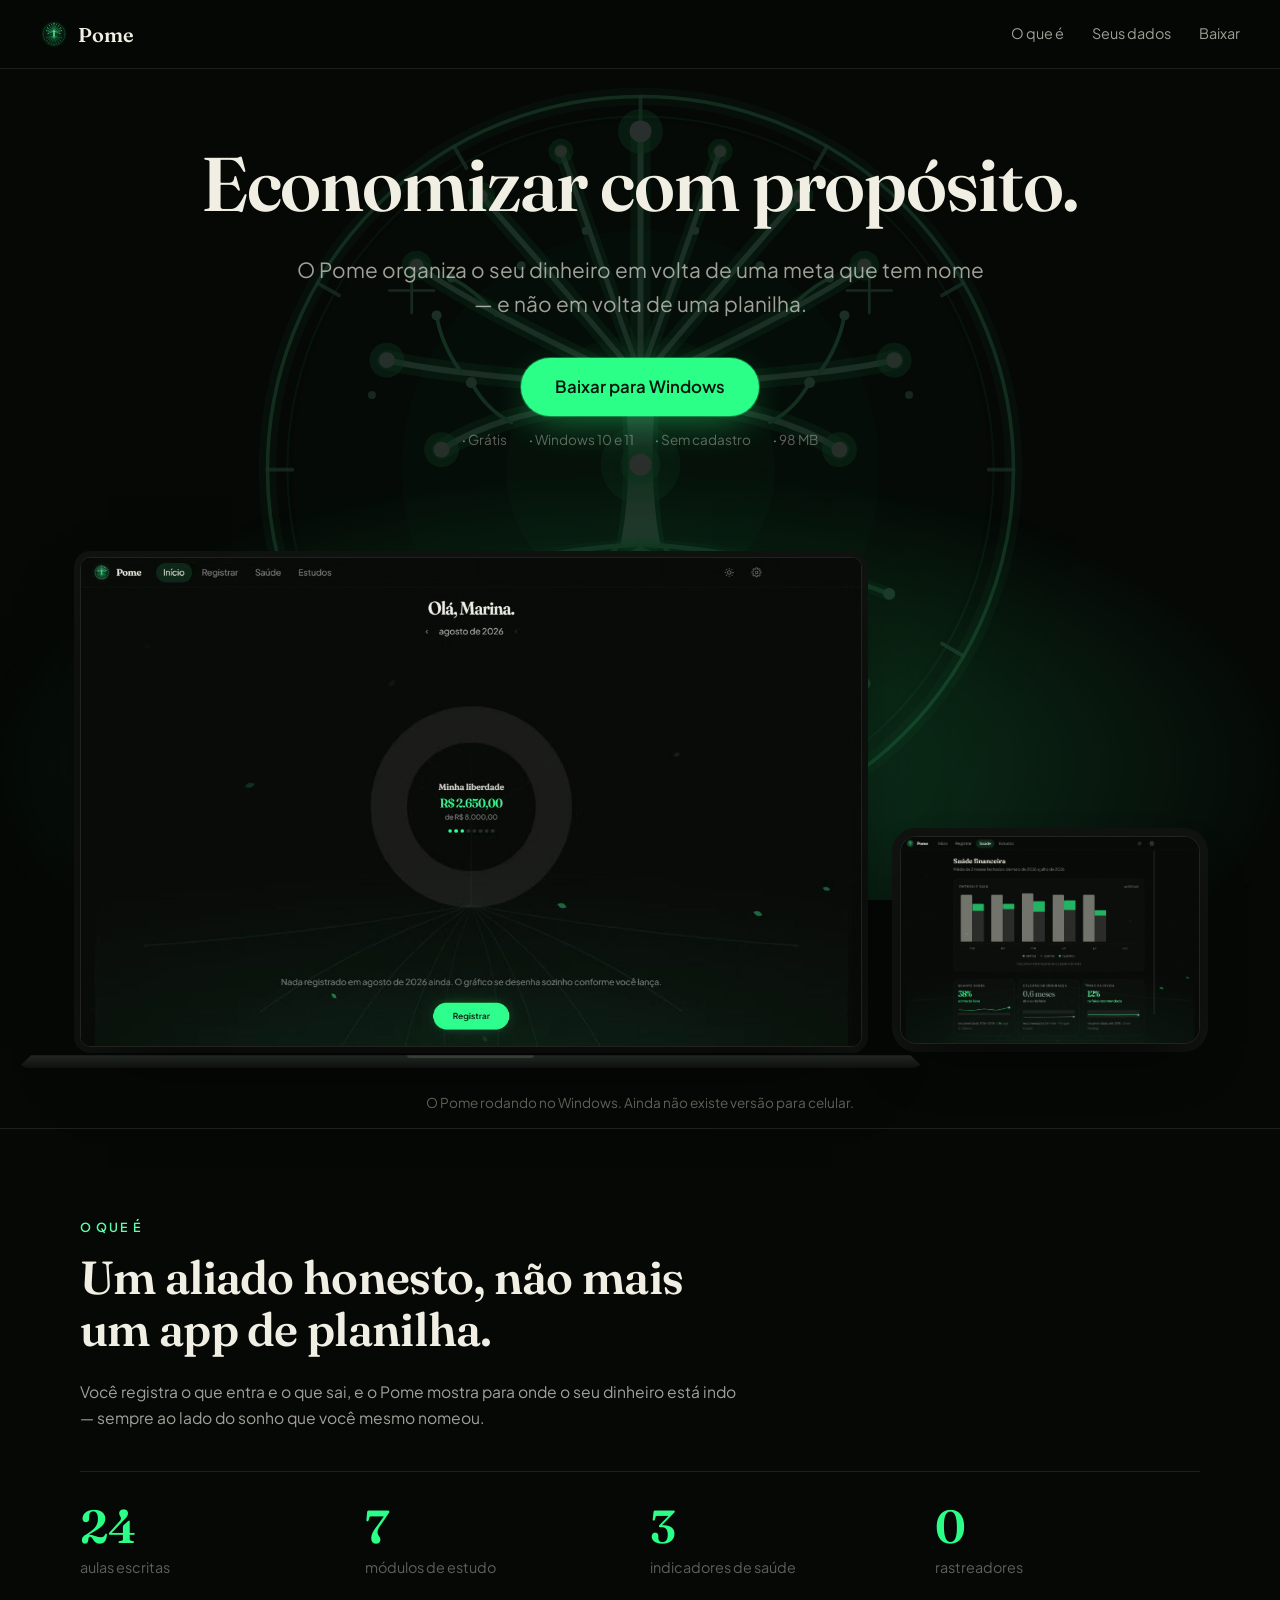
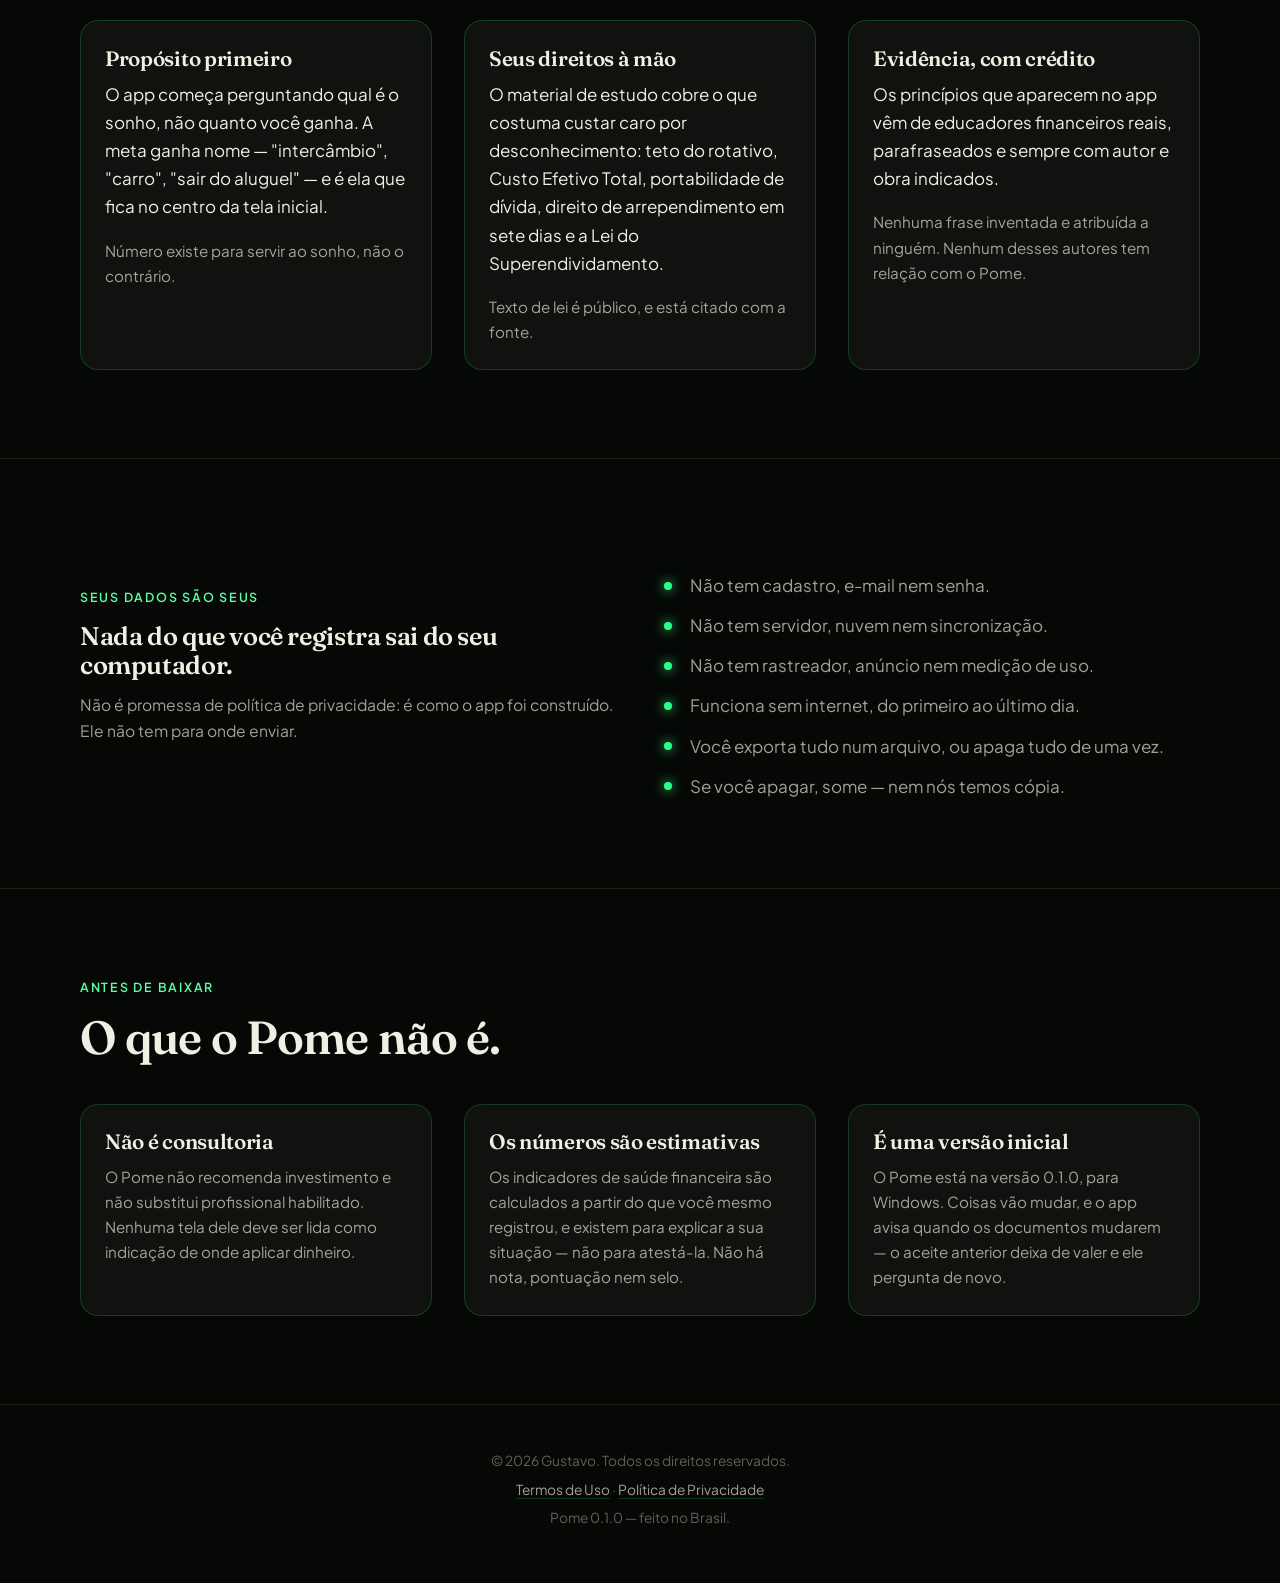
<file: index.html>
<!doctype html>
<!--
  Página inicial do site do Pome.

  Escrita à mão — texto de divulgação é redação, e não tem fonte no app. O que
  TEM fonte no app é gerado: os termos, a política e a paleta saem de
  `npm run site`. Ver `scripts/gerar-site.ts`.

  Regra deste arquivo: toda afirmação aqui precisa ser verdadeira sobre o app
  como ele é hoje. Nada de "em breve para Android", nada de depoimento, nada de
  número de usuários, nada de nota ou score — o app não tem nenhum dos quatro.
-->
<html lang="pt-BR">
<head>
  <meta charset="utf-8">
  <meta name="viewport" content="width=device-width, initial-scale=1">
  <title>Pome — economizar com propósito</title>
  <meta name="description" content="Aplicativo gratuito de organização financeira pessoal para Windows. Seus dados ficam no seu computador: sem cadastro, sem servidor, sem rastreador.">
  <meta name="theme-color" content="#060806">

  <meta property="og:title" content="Pome — economizar com propósito">
  <meta property="og:description" content="Organize seu dinheiro em volta de uma meta com nome. Grátis, para Windows, e sem enviar nada para lugar nenhum.">
  <meta property="og:image" content="assets/marca/pome-icone.png">
  <meta property="og:type" content="website">
  <meta property="og:locale" content="pt_BR">

  <link rel="icon" href="assets/marca/pome-favicon.svg" type="image/svg+xml">
  <link rel="stylesheet" href="assets/tokens.css">
  <link rel="stylesheet" href="estilo.css">
</head>
<body>
  <!-- Decoração pura: não é narrada por leitor de tela e não intercepta
       clique. As folhas usam o mesmo desenho da árvore do app — uma gota de
       dois arcos — e cada uma carrega a própria duração e o próprio atraso,
       porque dez folhas com o mesmo ritmo caem como se fossem uma só. Os
       atrasos são negativos: a página abre com as folhas já em queda. -->
  <div class="ambiente" aria-hidden="true">
    <div class="halo"></div>

    <span class="folha" style="left: 4%; animation-duration: 26s; animation-delay: -4s; --folha-opacidade: 0.3"><svg width="11" height="15" viewBox="0 0 12 16" fill="none"><path d="M6 1 C10 5, 10 11, 6 15 C2 11, 2 5, 6 1 Z" fill="currentColor" opacity="0.55"/></svg></span>
    <span class="folha" style="left: 9%; animation-duration: 33s; animation-delay: -19s; --folha-opacidade: 0.18"><svg width="9" height="12" viewBox="0 0 12 16" fill="none"><path d="M6 1 C10 5, 10 11, 6 15 C2 11, 2 5, 6 1 Z" fill="currentColor" opacity="0.55"/><path d="M6 2 L6 14" stroke="currentColor" stroke-width="0.5" opacity="0.5"/></svg></span>
    <span class="folha" style="left: 15%; animation-duration: 21s; animation-delay: -8s; --folha-opacidade: 0.36"><svg width="13" height="17" viewBox="0 0 12 16" fill="none"><path d="M6 1 C10 5, 10 11, 6 15 C2 11, 2 5, 6 1 Z" fill="currentColor" opacity="0.55"/><path d="M6 2 L6 14" stroke="currentColor" stroke-width="0.5" opacity="0.5"/></svg></span>
    <span class="folha" style="left: 21%; animation-duration: 29s; animation-delay: -24s; --folha-opacidade: 0.22"><svg width="10" height="13" viewBox="0 0 12 16" fill="none"><path d="M6 1 C10 5, 10 11, 6 15 C2 11, 2 5, 6 1 Z" fill="currentColor" opacity="0.55"/></svg></span>
    <span class="folha" style="left: 27%; animation-duration: 24s; animation-delay: -2s; --folha-opacidade: 0.32"><svg width="12" height="16" viewBox="0 0 12 16" fill="none"><path d="M6 1 C10 5, 10 11, 6 15 C2 11, 2 5, 6 1 Z" fill="currentColor" opacity="0.55"/><path d="M6 2 L6 14" stroke="currentColor" stroke-width="0.5" opacity="0.5"/></svg></span>
    <span class="folha" style="left: 33%; animation-duration: 36s; animation-delay: -13s; --folha-opacidade: 0.16"><svg width="9" height="12" viewBox="0 0 12 16" fill="none"><path d="M6 1 C10 5, 10 11, 6 15 C2 11, 2 5, 6 1 Z" fill="currentColor" opacity="0.55"/><path d="M6 2 L6 14" stroke="currentColor" stroke-width="0.5" opacity="0.5"/></svg></span>
    <span class="folha" style="left: 39%; animation-duration: 19s; animation-delay: -7s; --folha-opacidade: 0.4"><svg width="13" height="17" viewBox="0 0 12 16" fill="none"><path d="M6 1 C10 5, 10 11, 6 15 C2 11, 2 5, 6 1 Z" fill="currentColor" opacity="0.55"/></svg></span>
    <span class="folha" style="left: 45%; animation-duration: 31s; animation-delay: -27s; --folha-opacidade: 0.24"><svg width="10" height="13" viewBox="0 0 12 16" fill="none"><path d="M6 1 C10 5, 10 11, 6 15 C2 11, 2 5, 6 1 Z" fill="currentColor" opacity="0.55"/><path d="M6 2 L6 14" stroke="currentColor" stroke-width="0.5" opacity="0.5"/></svg></span>
    <span class="folha" style="left: 51%; animation-duration: 23s; animation-delay: -11s; --folha-opacidade: 0.34"><svg width="12" height="16" viewBox="0 0 12 16" fill="none"><path d="M6 1 C10 5, 10 11, 6 15 C2 11, 2 5, 6 1 Z" fill="currentColor" opacity="0.55"/><path d="M6 2 L6 14" stroke="currentColor" stroke-width="0.5" opacity="0.5"/></svg></span>
    <span class="folha" style="left: 57%; animation-duration: 27s; animation-delay: -5s; --folha-opacidade: 0.2"><svg width="9" height="12" viewBox="0 0 12 16" fill="none"><path d="M6 1 C10 5, 10 11, 6 15 C2 11, 2 5, 6 1 Z" fill="currentColor" opacity="0.55"/></svg></span>
    <span class="folha" style="left: 62%; animation-duration: 34s; animation-delay: -21s; --folha-opacidade: 0.28"><svg width="11" height="15" viewBox="0 0 12 16" fill="none"><path d="M6 1 C10 5, 10 11, 6 15 C2 11, 2 5, 6 1 Z" fill="currentColor" opacity="0.55"/><path d="M6 2 L6 14" stroke="currentColor" stroke-width="0.5" opacity="0.5"/></svg></span>
    <span class="folha" style="left: 68%; animation-duration: 22s; animation-delay: -15s; --folha-opacidade: 0.38"><svg width="13" height="17" viewBox="0 0 12 16" fill="none"><path d="M6 1 C10 5, 10 11, 6 15 C2 11, 2 5, 6 1 Z" fill="currentColor" opacity="0.55"/><path d="M6 2 L6 14" stroke="currentColor" stroke-width="0.5" opacity="0.5"/></svg></span>
    <span class="folha" style="left: 73%; animation-duration: 30s; animation-delay: -3s; --folha-opacidade: 0.19"><svg width="10" height="13" viewBox="0 0 12 16" fill="none"><path d="M6 1 C10 5, 10 11, 6 15 C2 11, 2 5, 6 1 Z" fill="currentColor" opacity="0.55"/></svg></span>
    <span class="folha" style="left: 78%; animation-duration: 25s; animation-delay: -18s; --folha-opacidade: 0.33"><svg width="12" height="16" viewBox="0 0 12 16" fill="none"><path d="M6 1 C10 5, 10 11, 6 15 C2 11, 2 5, 6 1 Z" fill="currentColor" opacity="0.55"/><path d="M6 2 L6 14" stroke="currentColor" stroke-width="0.5" opacity="0.5"/></svg></span>
    <span class="folha" style="left: 83%; animation-duration: 37s; animation-delay: -9s; --folha-opacidade: 0.15"><svg width="9" height="12" viewBox="0 0 12 16" fill="none"><path d="M6 1 C10 5, 10 11, 6 15 C2 11, 2 5, 6 1 Z" fill="currentColor" opacity="0.55"/><path d="M6 2 L6 14" stroke="currentColor" stroke-width="0.5" opacity="0.5"/></svg></span>
    <span class="folha" style="left: 88%; animation-duration: 20s; animation-delay: -25s; --folha-opacidade: 0.42"><svg width="13" height="17" viewBox="0 0 12 16" fill="none"><path d="M6 1 C10 5, 10 11, 6 15 C2 11, 2 5, 6 1 Z" fill="currentColor" opacity="0.55"/></svg></span>
    <span class="folha" style="left: 92%; animation-duration: 28s; animation-delay: -6s; --folha-opacidade: 0.26"><svg width="11" height="15" viewBox="0 0 12 16" fill="none"><path d="M6 1 C10 5, 10 11, 6 15 C2 11, 2 5, 6 1 Z" fill="currentColor" opacity="0.55"/><path d="M6 2 L6 14" stroke="currentColor" stroke-width="0.5" opacity="0.5"/></svg></span>
    <span class="folha" style="left: 96%; animation-duration: 32s; animation-delay: -16s; --folha-opacidade: 0.21"><svg width="10" height="13" viewBox="0 0 12 16" fill="none"><path d="M6 1 C10 5, 10 11, 6 15 C2 11, 2 5, 6 1 Z" fill="currentColor" opacity="0.55"/><path d="M6 2 L6 14" stroke="currentColor" stroke-width="0.5" opacity="0.5"/></svg></span>
    <span class="folha" style="left: 12%; animation-duration: 35s; animation-delay: -29s; --folha-opacidade: 0.17"><svg width="9" height="12" viewBox="0 0 12 16" fill="none"><path d="M6 1 C10 5, 10 11, 6 15 C2 11, 2 5, 6 1 Z" fill="currentColor" opacity="0.55"/></svg></span>
    <span class="folha" style="left: 36%; animation-duration: 18s; animation-delay: -12s; --folha-opacidade: 0.44"><svg width="12" height="16" viewBox="0 0 12 16" fill="none"><path d="M6 1 C10 5, 10 11, 6 15 C2 11, 2 5, 6 1 Z" fill="currentColor" opacity="0.55"/><path d="M6 2 L6 14" stroke="currentColor" stroke-width="0.5" opacity="0.5"/></svg></span>
    <span class="folha" style="left: 66%; animation-duration: 26s; animation-delay: -22s; --folha-opacidade: 0.29"><svg width="11" height="15" viewBox="0 0 12 16" fill="none"><path d="M6 1 C10 5, 10 11, 6 15 C2 11, 2 5, 6 1 Z" fill="currentColor" opacity="0.55"/><path d="M6 2 L6 14" stroke="currentColor" stroke-width="0.5" opacity="0.5"/></svg></span>
    <span class="folha" style="left: 84%; animation-duration: 23s; animation-delay: -1s; --folha-opacidade: 0.31"><svg width="10" height="13" viewBox="0 0 12 16" fill="none"><path d="M6 1 C10 5, 10 11, 6 15 C2 11, 2 5, 6 1 Z" fill="currentColor" opacity="0.55"/></svg></span>
  </div>

  <header class="barra">
    <a class="marca" href="index.html">
      <img src="assets/marca/pome-emblema.svg" alt="" width="28" height="28">
      <span>Pome</span>
    </a>
    <nav>
      <a href="#o-que-e">O que é</a>
      <a href="#dados">Seus dados</a>
      <a href="#baixar">Baixar</a>
    </nav>
  </header>

  <main>
    <!-- ── Hero ────────────────────────────────────────────────── -->
    <div class="hero envolucro" id="baixar">
      <!-- A árvore da marca, desenhada galho por galho. O SVG chega por
           `assets/arvore.js`, gerado do kit — o emblema continua existindo num
           lugar só. É decoração: não é narrada e não intercepta clique. -->
      <div class="arvore-heroi" id="arvore-heroi" aria-hidden="true"></div>

      <h1 id="titulo">Economizar com propósito.</h1>
      <p class="linha-fina">
        O Pome organiza o seu dinheiro em volta de uma meta que tem nome — e não
        em volta de uma planilha.
      </p>

      <div class="baixar">
        <!-- O endereço, o tamanho e a impressão digital são preenchidos por
             `assets/versao.js`, que `npm run site` gera medindo o instalador
             de verdade. Nada disso é digitado aqui. -->
        <a class="botao" id="botao-baixar" href="#" download>
          Baixar para Windows
        </a>
        <p class="selos">
          <span>Grátis</span>
          <span>Windows 10 e 11</span>
          <span>Sem cadastro</span>
          <span id="selo-tamanho">98 MB</span>
        </p>
        <!-- `aria-live` para que quem usa leitor de tela ouça a confirmação:
             sem isso, o aviso aparece só para quem enxerga a tela. -->
        <p class="confirmacao" id="confirmacao" role="status" aria-live="polite"></p>
      </div>

    </div>

    <!-- ── Os aparelhos ────────────────────────────────────────── -->
    <div class="envolucro">
      <div class="aparelhos revelar">
        <div class="notebook">
          <div class="tela">
            <!--
              Vídeo do app DE VERDADE, gravado por `npm run demo`: o Chromium
              do Electron captura a janela enquanto um roteiro digita, lança e
              navega. Nada aqui é animação desenhada — promessa em página de
              download vira decepção na instalação.

              `preload="none"` para os 5 MB não saírem antes de alguém ver a
              página; quem chega e não rola até aqui não paga por eles. O
              pôster é o que aparece enquanto isso, e é também o que fica
              quando o sistema pede movimento reduzido.
            -->
            <video
              id="demo"
              class="demo"
              width="1278"
              height="800"
              poster="assets/video/demo-poster.jpg"
              preload="none"
              muted
              loop
              playsinline
              aria-label="Gravação do Pome em uso: lançar dois gastos, ver a rosca do mês se dividir, a saúde financeira e o material de estudo."
            >
              <source src="assets/video/demo.webm" type="video/webm">
              <img src="assets/telas/home.png" alt="Tela inicial do Pome, com a meta no centro do anel.">
            </video>
          </div>
          <div class="base"></div>
        </div>

        <div class="tablet">
          <div class="tela">
            <img src="assets/telas/saude.png" width="1359" height="942"
                 alt="Tela de saúde financeira do Pome: gráfico de entradas e saídas por mês e três indicadores com a faixa recomendada.">
          </div>
        </div>
      </div>
      <p class="legenda">
        O Pome rodando no Windows. Ainda não existe versão para celular.
      </p>
    </div>

    <!-- ── Os três diferenciais ────────────────────────────────── -->
    <section class="faixa revelar" id="o-que-e">
      <div class="envolucro">
        <p class="olho">O que é</p>
        <h2>Um aliado honesto, não mais um app de planilha.</h2>
        <p class="sobrio" style="max-width: 60ch">
          Você registra o que entra e o que sai, e o Pome mostra para onde o seu
          dinheiro está indo — sempre ao lado do sonho que você mesmo nomeou.
        </p>

        <ul class="numeros revelar" id="numeros">
          <li><b data-numero="24">24</b><span>aulas escritas</span></li>
          <li><b data-numero="7">7</b><span>módulos de estudo</span></li>
          <li><b data-numero="3">3</b><span>indicadores de saúde</span></li>
          <li><b data-numero="0">0</b><span>rastreadores</span></li>
        </ul>

        <div class="tres">
          <article class="cartao revelar">
            <h3>Propósito primeiro</h3>
            <p>
              O app começa perguntando qual é o sonho, não quanto você ganha. A
              meta ganha nome — "intercâmbio", "carro", "sair do aluguel" — e é
              ela que fica no centro da tela inicial.
            </p>
            <p>Número existe para servir ao sonho, não o contrário.</p>
          </article>

          <article class="cartao revelar">
            <h3>Seus direitos à mão</h3>
            <p>
              O material de estudo cobre o que costuma custar caro por
              desconhecimento: teto do rotativo, Custo Efetivo Total,
              portabilidade de dívida, direito de arrependimento em sete dias e
              a Lei do Superendividamento.
            </p>
            <p>Texto de lei é público, e está citado com a fonte.</p>
          </article>

          <article class="cartao revelar">
            <h3>Evidência, com crédito</h3>
            <p>
              Os princípios que aparecem no app vêm de educadores financeiros
              reais, parafraseados e sempre com autor e obra indicados.
            </p>
            <p>
              Nenhuma frase inventada e atribuída a ninguém. Nenhum desses
              autores tem relação com o Pome.
            </p>
          </article>
        </div>
      </div>
    </section>

    <!-- ── Privacidade como argumento ──────────────────────────── -->
    <section class="faixa revelar" id="dados">
      <div class="envolucro duas-colunas revelar">
        <div>
          <p class="olho">Seus dados são seus</p>
          <h2>Nada do que você registra sai do seu computador.</h2>
          <p class="sobrio">
            Não é promessa de política de privacidade: é como o app foi
            construído. Ele não tem para onde enviar.
          </p>
        </div>
        <ul class="lista-limpa">
          <li>Não tem cadastro, e-mail nem senha.</li>
          <li>Não tem servidor, nuvem nem sincronização.</li>
          <li>Não tem rastreador, anúncio nem medição de uso.</li>
          <li>Funciona sem internet, do primeiro ao último dia.</li>
          <li>Você exporta tudo num arquivo, ou apaga tudo de uma vez.</li>
          <li>Se você apagar, some — nem nós temos cópia.</li>
        </ul>
      </div>
    </section>

    <!-- ── Os limites, ditos por nós mesmos ────────────────────── -->
    <section class="faixa revelar">
      <div class="envolucro">
        <p class="olho">Antes de baixar</p>
        <h2>O que o Pome não é.</h2>
        <div class="tres">
          <article class="cartao revelar">
            <h3>Não é consultoria</h3>
            <p>
              O Pome não recomenda investimento e não substitui profissional
              habilitado. Nenhuma tela dele deve ser lida como indicação de onde
              aplicar dinheiro.
            </p>
          </article>
          <article class="cartao revelar">
            <h3>Os números são estimativas</h3>
            <p>
              Os indicadores de saúde financeira são calculados a partir do que
              você mesmo registrou, e existem para explicar a sua situação — não
              para atestá-la. Não há nota, pontuação nem selo.
            </p>
          </article>
          <article class="cartao revelar">
            <h3>É uma versão inicial</h3>
            <p>
              O Pome está na versão <span id="versao-inline">0.1.0</span>, para
              Windows. Coisas vão mudar, e o app avisa quando os documentos
              mudarem — o aceite anterior deixa de valer e ele pergunta de novo.
            </p>
          </article>
        </div>
      </div>
    </section>
  </main>

  <footer class="rodape">
    <p id="direitos">© 2026 Gustavo. Todos os direitos reservados.</p>
    <p>
      <a href="termos.html">Termos de Uso</a> ·
      <a href="privacidade.html">Política de Privacidade</a>
    </p>
    <p>Pome <span id="versao-rodape">0.1.0</span> — feito no Brasil.</p>
  </footer>

  <script>
    /*
     * O vídeo só toca quando está à vista, e só se o sistema deixar.
     *
     * Três decisões, cada uma com motivo:
     *
     * 1. `IntersectionObserver` em vez de `autoplay`: com autoplay puro, os
     *    5 MB começam a baixar assim que a página abre, mesmo para quem veio
     *    ler os Termos e nunca vai rolar até aqui.
     * 2. Pausa ao sair da tela. Vídeo tocando fora de vista gasta bateria de
     *    quem está lendo outra parte da página.
     * 3. `prefers-reduced-motion` cancela tudo e deixa o pôster: quem pediu
     *    menos movimento ao sistema não deve receber vídeo em laço, e o
     *    controle nativo continua ali para quem quiser assistir mesmo assim.
     */
    document.addEventListener('DOMContentLoaded', function () {
      var video = document.getElementById('demo');
      if (!video) return;

      var quieto = window.matchMedia('(prefers-reduced-motion: reduce)');
      if (quieto.matches) {
        video.setAttribute('controls', '');
        return;
      }

      if (!('IntersectionObserver' in window)) {
        video.setAttribute('controls', '');
        return;
      }

      var observador = new IntersectionObserver(
        function (entradas) {
          entradas.forEach(function (e) {
            if (e.isIntersecting) {
              var p = video.play();
              if (p && p.catch) p.catch(function () { video.setAttribute('controls', ''); });
            } else {
              video.pause();
            }
          });
        },
        { threshold: 0.35 }
      );

      observador.observe(video);
    });
  </script>

  <script src="assets/arvore.js"></script>
  <script src="assets/numeros.js"></script>
  <script>
    /*
     * Os efeitos da página.
     *
     * Três regras que valem para todos eles:
     *
     * 1. NADA AQUI PODE ESCONDER CONTEÚDO PARA SEMPRE. A classe `js-revela` só
     *    entra no <html> depois de o observador existir — sem ela, o CSS não
     *    aplica estado inicial nenhum, e quem chega sem JavaScript vê a página
     *    inteira, apenas sem a entrada.
     * 2. `prefers-reduced-motion` desliga tudo. Não acelera: desliga, e o
     *    estado final é o legível.
     * 3. Só `opacity` e `transform`. O JavaScript escreve classe e variável
     *    CSS; quem pinta é o navegador.
     */
    (function () {
      var quieto = window.matchMedia('(prefers-reduced-motion: reduce)').matches;

      // ── A árvore da marca, desenhada galho por galho ────────────
      var casa = document.getElementById('arvore-heroi');
      if (casa && window.POME_ARVORE) {
        casa.innerHTML = window.POME_ARVORE;
        if (!quieto) {
          // O atraso é distribuído do tronco para as pontas: os traçados vêm
          // nessa ordem no arquivo da marca, então o índice já é a ordem certa.
          var tracos = casa.querySelectorAll('path, line, circle');
          for (var i = 0; i < tracos.length; i++) {
            tracos[i].style.animationDelay = (0.25 + i * 0.045).toFixed(2) + 's';
          }
        }
      }

      // ── O título chega palavra por palavra ──────────────────────
      var titulo = document.getElementById('titulo');
      if (titulo && !quieto) {
        document.documentElement.classList.add('js-revela');
        var palavras = titulo.textContent.split(' ');
        titulo.textContent = '';
        palavras.forEach(function (p, i) {
          var span = document.createElement('span');
          span.className = 'palavra';
          span.textContent = p;
          span.style.animationDelay = (0.15 + i * 0.11).toFixed(2) + 's';
          titulo.appendChild(span);
          if (i < palavras.length - 1) titulo.appendChild(document.createTextNode(' '));
        });
      }

      // ── Entrada ao rolar ────────────────────────────────────────
      var alvos = document.querySelectorAll('.revelar');
      if (!quieto && 'IntersectionObserver' in window && alvos.length) {
        document.documentElement.classList.add('js-revela');

        var observador = new IntersectionObserver(
          function (entradas) {
            entradas.forEach(function (e) {
              if (!e.isIntersecting) return;
              // Escalonar por irmão: os três cartões de uma faixa entram em
              // cascata, e não como um bloco só.
              var irmaos = e.target.parentElement
                ? [].slice.call(e.target.parentElement.children).filter(function (n) {
                    return n.classList && n.classList.contains('revelar');
                  })
                : [];
              var ordem = Math.max(0, irmaos.indexOf(e.target));
              e.target.style.transitionDelay = (ordem * 0.09).toFixed(2) + 's';
              e.target.classList.add('visto');
              observador.unobserve(e.target);
            });
          },
          { threshold: 0.15, rootMargin: '0px 0px -8% 0px' }
        );

        for (var j = 0; j < alvos.length; j++) observador.observe(alvos[j]);

        /*
         * A REDE DE SEGURANÇA, e ela não é opcional.
         *
         * Todo o conteúdo abaixo da primeira tela nasce invisível esperando o
         * observador. Se ele não disparar — navegador antigo, aba restaurada
         * em segundo plano, contêiner que o cálculo de interseção não enxerga,
         * ou simplesmente um caso que eu não previ — a página fica em branco.
         *
         * Enfeite não pode ser o único caminho até o texto. Passados dois
         * segundos, tudo o que ainda estiver escondido aparece, com ou sem
         * animação. Perder a entrada é um detalhe; perder a página é o produto.
         */
        setTimeout(function () {
          for (var s = 0; s < alvos.length; s++) alvos[s].classList.add('visto');
        }, 2000);
      }

      // ── Os números contam ao aparecer ───────────────────────────
      //
      // As metas vêm de `assets/numeros.js`, contadas de src/data pelo gerador.
      // O HTML já traz o valor final escrito: se o JavaScript não rodar, a
      // página informa certo — só não conta.
      var numeros = document.getElementById('numeros');
      if (numeros && window.POME_NUMEROS) {
        var campos = numeros.querySelectorAll('[data-numero]');
        var reais = [window.POME_NUMEROS.aulas, window.POME_NUMEROS.modulos, window.POME_NUMEROS.indicadores, 0];
        for (var k = 0; k < campos.length; k++) {
          if (typeof reais[k] === 'number') {
            campos[k].setAttribute('data-numero', String(reais[k]));
            campos[k].textContent = String(reais[k]);
          }
        }

        if (!quieto && 'IntersectionObserver' in window) {
          var contador = new IntersectionObserver(
            function (entradas) {
              entradas.forEach(function (e) {
                if (!e.isIntersecting) return;
                contador.unobserve(e.target);
                var campos2 = e.target.querySelectorAll('[data-numero]');
                for (var m = 0; m < campos2.length; m++) contar(campos2[m]);
              });
            },
            { threshold: 0.4 }
          );
          contador.observe(numeros);
        }
      }

      function contar(elemento) {
        var alvo = parseInt(elemento.getAttribute('data-numero'), 10) || 0;
        if (alvo === 0) return;
        var inicio = null;
        var duracao = 900;
        elemento.textContent = '0';
        requestAnimationFrame(function passo(agora) {
          if (inicio === null) inicio = agora;
          var t = Math.min(1, (agora - inicio) / duracao);
          // Desacelera no fim: contador linear parece máquina, e este é um
          // número sobre trabalho humano.
          var suave = 1 - Math.pow(1 - t, 3);
          elemento.textContent = String(Math.round(alvo * suave));
          if (t < 1) requestAnimationFrame(passo);
        });
      }

      // ── A luz que segue o cursor nos cartões ────────────────────
      var cartoes = document.querySelectorAll('.cartao');
      for (var n = 0; n < cartoes.length; n++) {
        cartoes[n].addEventListener('pointermove', function (evento) {
          var caixa = this.getBoundingClientRect();
          this.style.setProperty('--x', ((evento.clientX - caixa.left) / caixa.width) * 100 + '%');
          this.style.setProperty('--y', ((evento.clientY - caixa.top) / caixa.height) * 100 + '%');
        });
      }

      // ── A barra ganha peso depois que a página sai do topo ──────
      var barra = document.querySelector('.barra');
      if (barra) {
        var aoRolar = function () {
          barra.classList.toggle('rolou', window.scrollY > 12);
        };
        aoRolar();
        // `passive` porque este ouvinte nunca cancela a rolagem — sem isso o
        // navegador espera pelo handler antes de rolar, e a página fica presa.
        window.addEventListener('scroll', aoRolar, { passive: true });
      }
    })();
  </script>

  <script src="assets/versao.js"></script>
  <script>
    /*
     * Nada aqui é digitado à mão.
     *
     * `assets/versao.js` é GERADO por `npm run site`, que lê o instalador de
     * verdade em `release/` e mede dele a versão, o tamanho e o SHA-256. Um
     * hash digitado — ou esquecido depois de um build novo — faria a página
     * afirmar que o arquivo é outro; e como o instalador não é assinado, essa
     * impressão é a única conferência que a pessoa tem. Impressão errada é
     * pior que impressão nenhuma, porque parece verificação.
     *
     * Quando o instalador ainda não foi gerado, `POME_RELEASE` vem nulo e a
     * página assume o estado "em preparo" em vez de oferecer um link quebrado.
     */
    (function () {
      const r = window.POME_RELEASE;
      const botao = document.getElementById('botao-baixar');

      if (!r) {
        botao.removeAttribute('href');
        botao.setAttribute('aria-disabled', 'true');
        botao.textContent = 'Instalador em preparo';
        document.getElementById('selo-tamanho').textContent = '—';
        return;
      }

      botao.href = r.url;
      document.getElementById('selo-tamanho').textContent = r.tamanho;
      document.getElementById('versao-inline').textContent = r.versao;
      document.getElementById('versao-rodape').textContent = r.versao;

      /*
       * A confirmação do clique — e o que ela deliberadamente NÃO é.
       *
       * Não há barra de progresso: quem baixa é o navegador, e ele já mostra a
       * dele. Uma segunda barra aqui seria um número inventado, porque esta
       * página não tem como saber quantos bytes chegaram.
       *
       * O que existe é confirmação, e ela resolve um problema real: 98 MB
       * demoram a aparecer no canto do navegador, e sem sinal nenhum a pessoa
       * clica de novo achando que não pegou. A navegação segue normalmente —
       * nada de `preventDefault`, senão o download não acontece.
       */
      const confirmacao = document.getElementById('confirmacao');
      let relogio;

      botao.addEventListener('click', function () {
        clearTimeout(relogio);
        botao.classList.remove('baixando');
        // Forçar o reflow reinicia a animação quando se clica duas vezes
        // seguidas; sem isto, o segundo clique não acende nada.
        void botao.offsetWidth;
        botao.classList.add('baixando');

        confirmacao.textContent = 'O download começou — ' + r.tamanho + '.';
        confirmacao.classList.add('visivel');

        relogio = setTimeout(function () {
          confirmacao.classList.remove('visivel');
          botao.classList.remove('baixando');
        }, 6000);
      });
    })();
  </script>
</body>
</html>
</file>
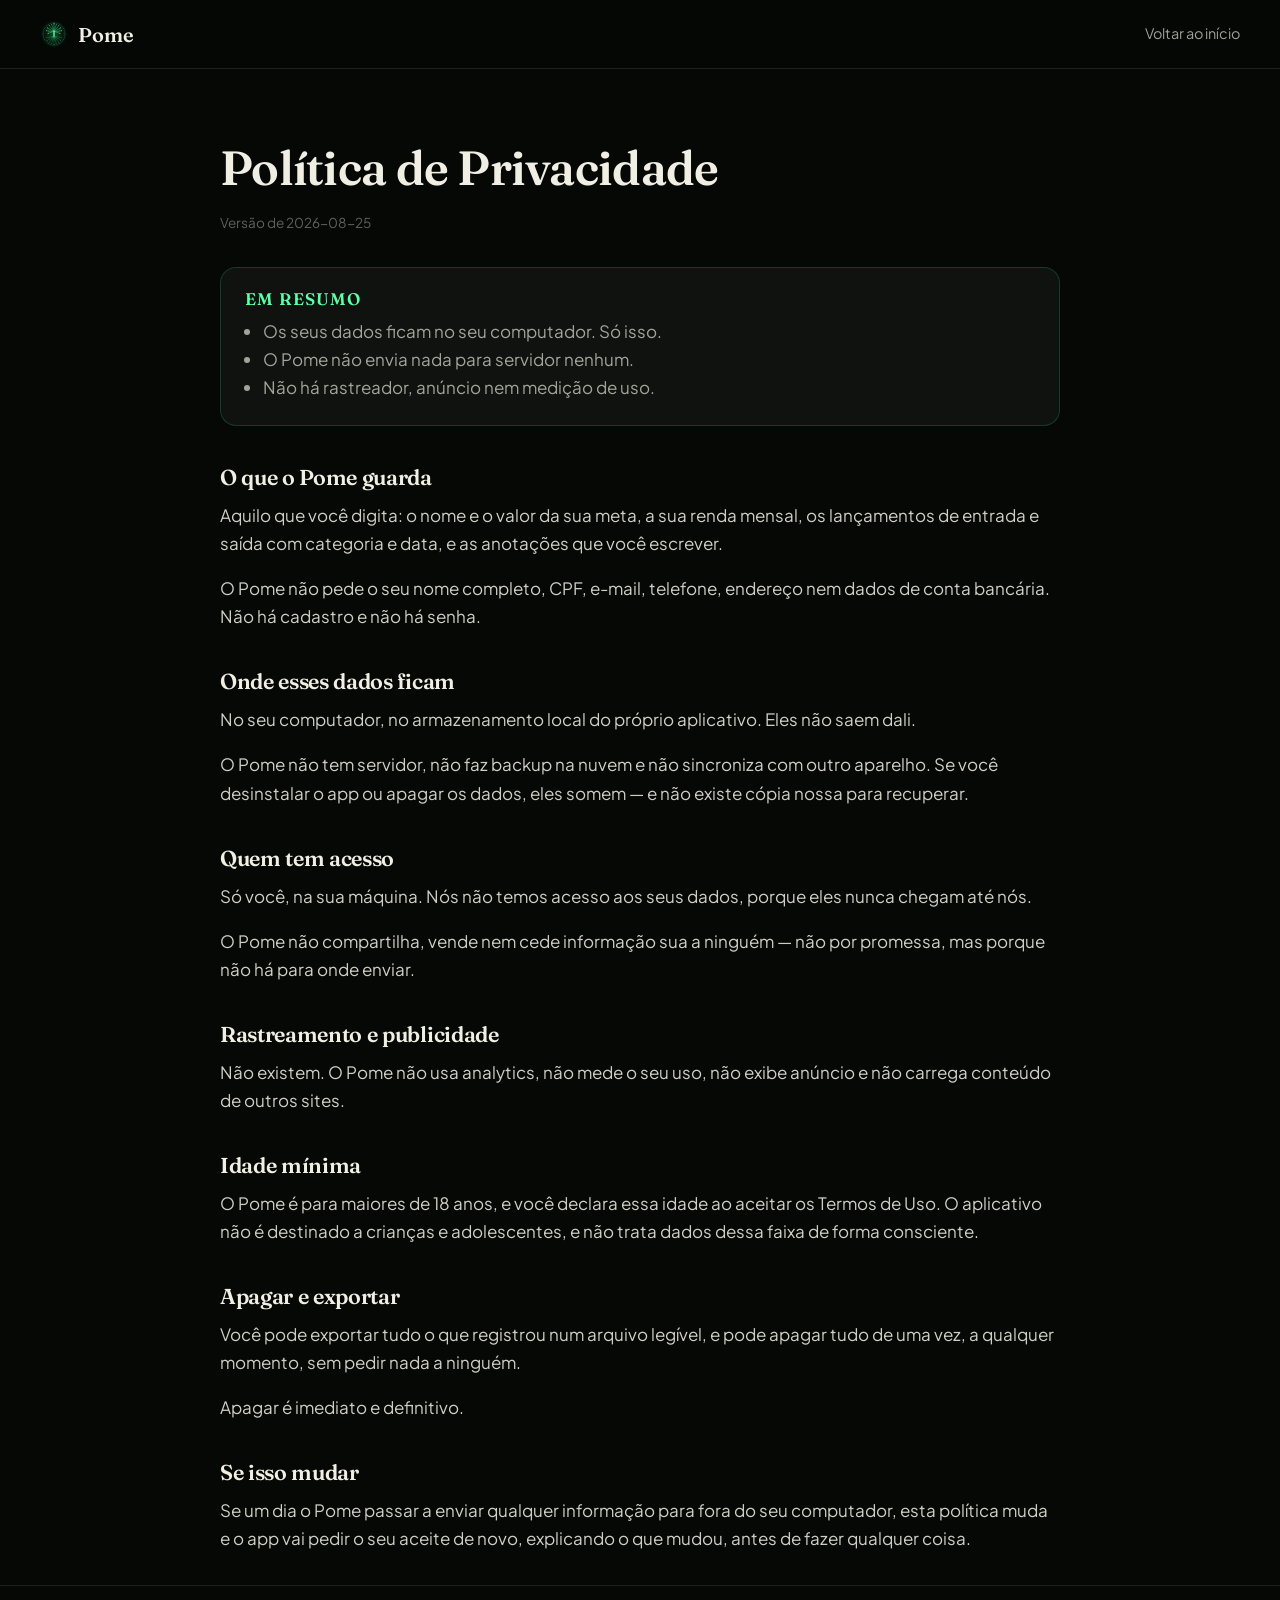
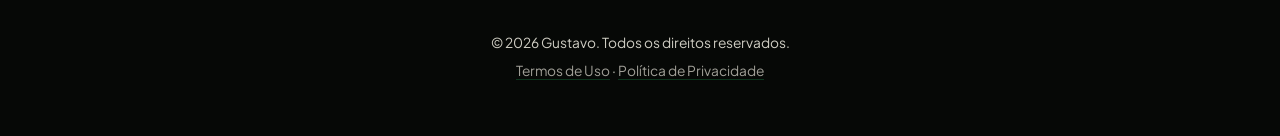
<file: privacidade.html>
<!doctype html>
<!-- GERADO por scripts/gerar-site.ts a partir de src/data/legal.ts.
     Não editar à mão: a próxima geração apaga a edição. Para mudar o texto,
     mude o app — e suba a `versao` do documento, que é o que faz o app pedir
     o aceite de novo. -->
<html lang="pt-BR">
<head>
  <meta charset="utf-8">
  <meta name="viewport" content="width=device-width, initial-scale=1">
  <title>Política de Privacidade — Pome</title>
  <meta name="description" content="Os seus dados ficam no seu computador. Só isso.">
  <meta name="theme-color" content="#060806">
  <link rel="icon" href="assets/marca/pome-favicon.svg" type="image/svg+xml">
  <link rel="stylesheet" href="assets/tokens.css">
  <link rel="stylesheet" href="estilo.css">
</head>
<body class="documento">
  <header class="barra">
    <a class="marca" href="index.html">
      <img src="assets/marca/pome-emblema.svg" alt="" width="28" height="28">
      <span>Pome</span>
    </a>
    <nav><a href="index.html">Voltar ao início</a></nav>
  </header>

  <main>
    <article>
      <h1>Política de Privacidade</h1>
      <p class="meta">Versão de 2026-08-25</p>

      <div class="resumo">
        <h2>Em resumo</h2>
        <ul>
          <li>Os seus dados ficam no seu computador. Só isso.</li>
          <li>O Pome não envia nada para servidor nenhum.</li>
          <li>Não há rastreador, anúncio nem medição de uso.</li>
        </ul>
      </div>

      <section>
        <h2>O que o Pome guarda</h2>
        <p>Aquilo que você digita: o nome e o valor da sua meta, a sua renda mensal, os lançamentos de entrada e saída com categoria e data, e as anotações que você escrever.</p>
        <p>O Pome não pede o seu nome completo, CPF, e-mail, telefone, endereço nem dados de conta bancária. Não há cadastro e não há senha.</p>
      </section>

      <section>
        <h2>Onde esses dados ficam</h2>
        <p>No seu computador, no armazenamento local do próprio aplicativo. Eles não saem dali.</p>
        <p>O Pome não tem servidor, não faz backup na nuvem e não sincroniza com outro aparelho. Se você desinstalar o app ou apagar os dados, eles somem — e não existe cópia nossa para recuperar.</p>
      </section>

      <section>
        <h2>Quem tem acesso</h2>
        <p>Só você, na sua máquina. Nós não temos acesso aos seus dados, porque eles nunca chegam até nós.</p>
        <p>O Pome não compartilha, vende nem cede informação sua a ninguém — não por promessa, mas porque não há para onde enviar.</p>
      </section>

      <section>
        <h2>Rastreamento e publicidade</h2>
        <p>Não existem. O Pome não usa analytics, não mede o seu uso, não exibe anúncio e não carrega conteúdo de outros sites.</p>
      </section>

      <section>
        <h2>Idade mínima</h2>
        <p>O Pome é para maiores de 18 anos, e você declara essa idade ao aceitar os Termos de Uso. O aplicativo não é destinado a crianças e adolescentes, e não trata dados dessa faixa de forma consciente.</p>
      </section>

      <section>
        <h2>Apagar e exportar</h2>
        <p>Você pode exportar tudo o que registrou num arquivo legível, e pode apagar tudo de uma vez, a qualquer momento, sem pedir nada a ninguém.</p>
        <p>Apagar é imediato e definitivo.</p>
      </section>

      <section>
        <h2>Se isso mudar</h2>
        <p>Se um dia o Pome passar a enviar qualquer informação para fora do seu computador, esta política muda e o app vai pedir o seu aceite de novo, explicando o que mudou, antes de fazer qualquer coisa.</p>
      </section>
    </article>
  </main>

  <footer class="rodape">
    <p>© 2026 Gustavo. Todos os direitos reservados.</p>
    <p><a href="termos.html">Termos de Uso</a> · <a href="privacidade.html">Política de Privacidade</a></p>
  </footer>
</body>
</html>
</file>
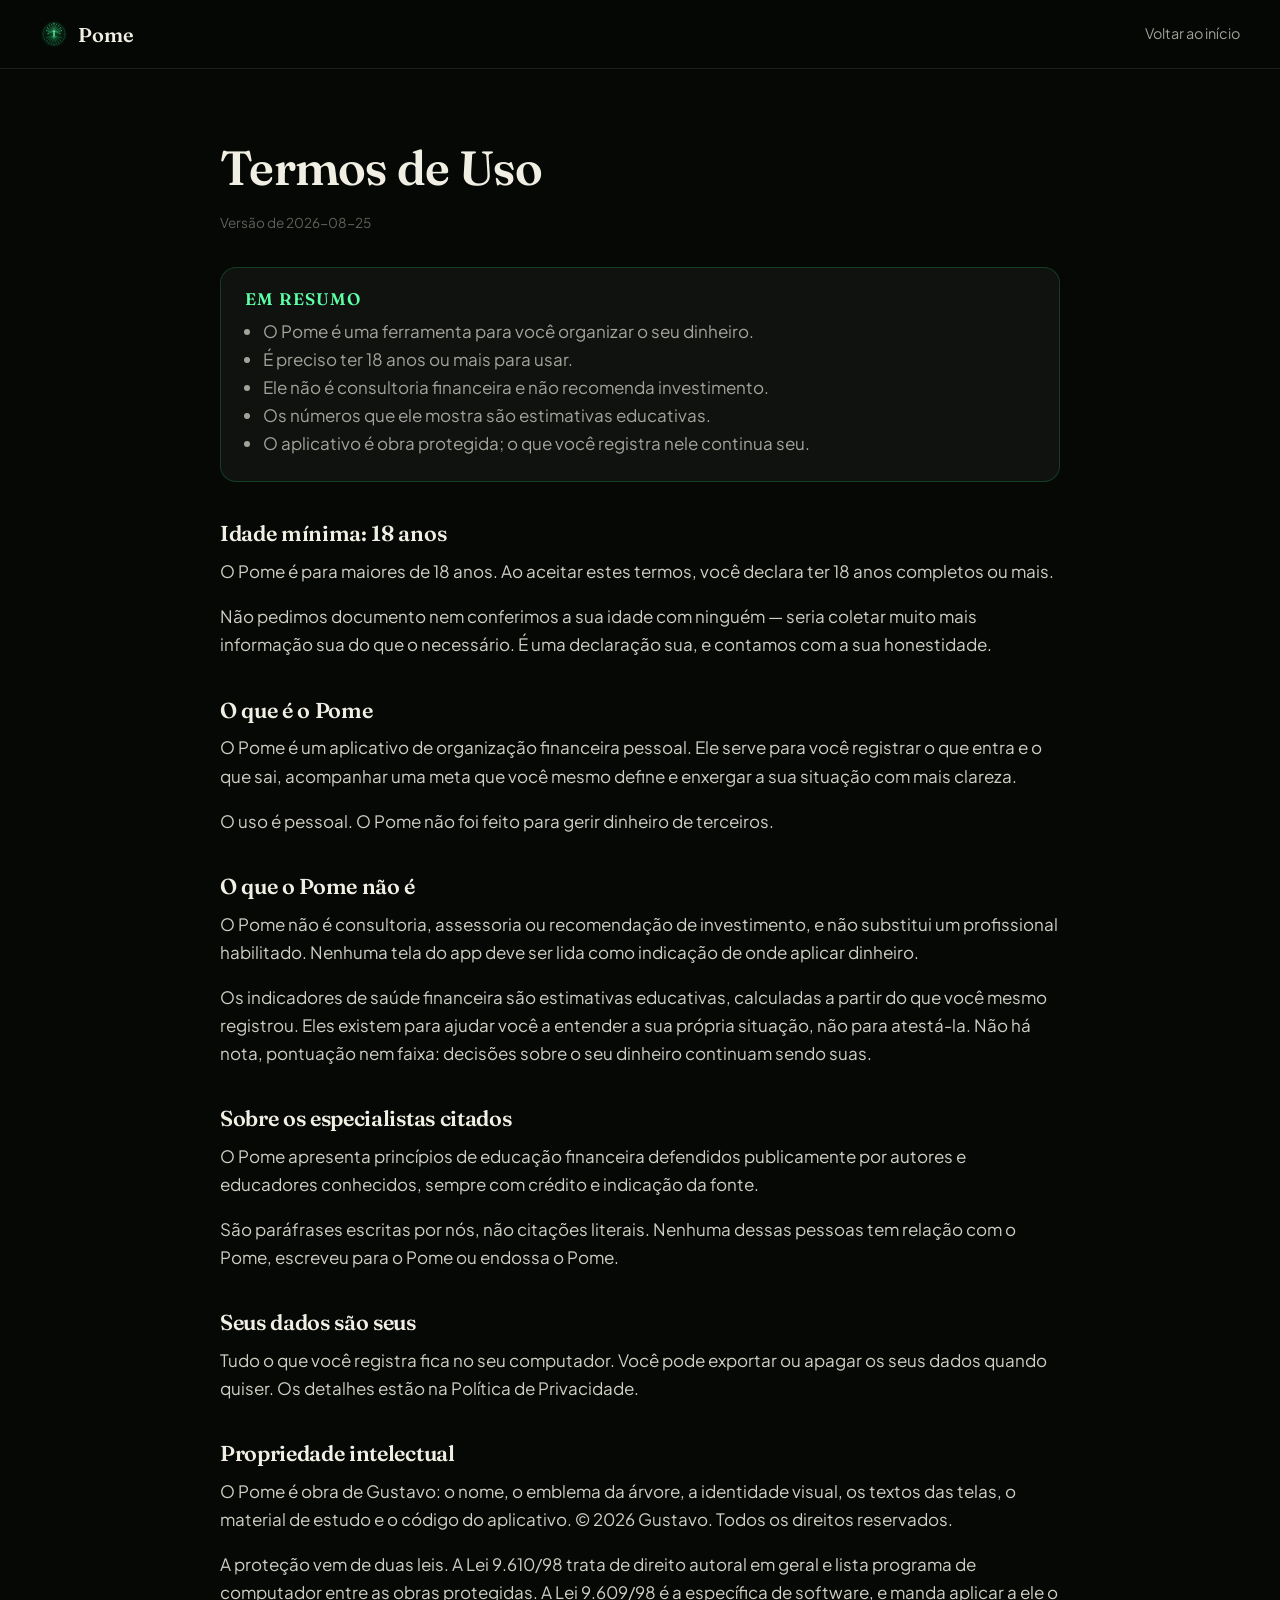
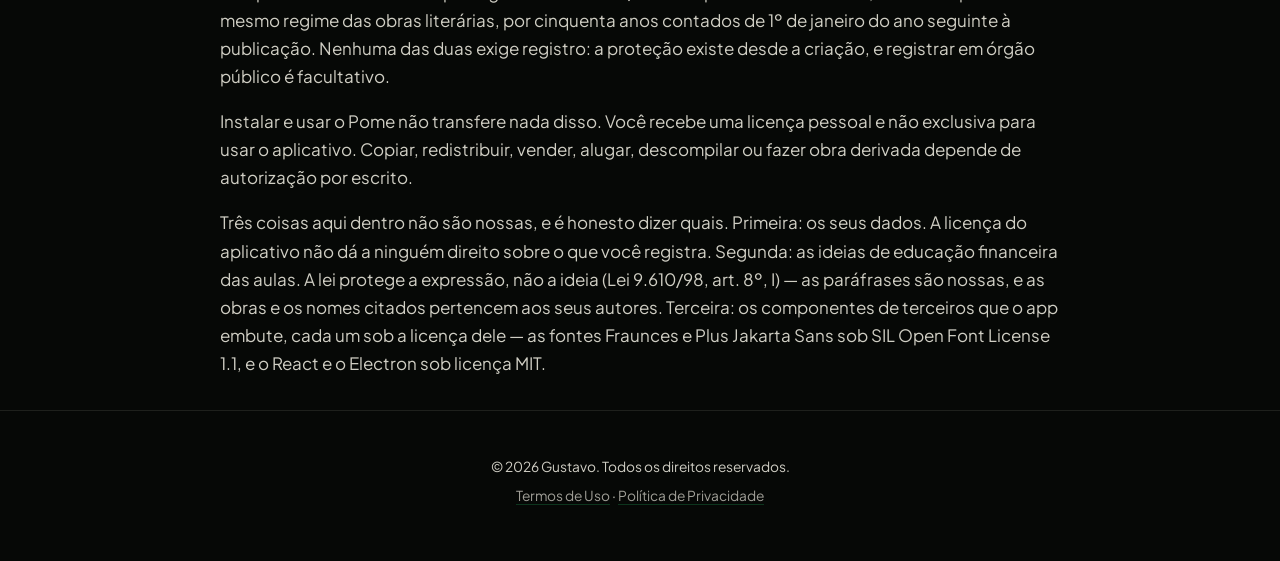
<file: termos.html>
<!doctype html>
<!-- GERADO por scripts/gerar-site.ts a partir de src/data/legal.ts.
     Não editar à mão: a próxima geração apaga a edição. Para mudar o texto,
     mude o app — e suba a `versao` do documento, que é o que faz o app pedir
     o aceite de novo. -->
<html lang="pt-BR">
<head>
  <meta charset="utf-8">
  <meta name="viewport" content="width=device-width, initial-scale=1">
  <title>Termos de Uso — Pome</title>
  <meta name="description" content="O Pome é uma ferramenta para você organizar o seu dinheiro.">
  <meta name="theme-color" content="#060806">
  <link rel="icon" href="assets/marca/pome-favicon.svg" type="image/svg+xml">
  <link rel="stylesheet" href="assets/tokens.css">
  <link rel="stylesheet" href="estilo.css">
</head>
<body class="documento">
  <header class="barra">
    <a class="marca" href="index.html">
      <img src="assets/marca/pome-emblema.svg" alt="" width="28" height="28">
      <span>Pome</span>
    </a>
    <nav><a href="index.html">Voltar ao início</a></nav>
  </header>

  <main>
    <article>
      <h1>Termos de Uso</h1>
      <p class="meta">Versão de 2026-08-25</p>

      <div class="resumo">
        <h2>Em resumo</h2>
        <ul>
          <li>O Pome é uma ferramenta para você organizar o seu dinheiro.</li>
          <li>É preciso ter 18 anos ou mais para usar.</li>
          <li>Ele não é consultoria financeira e não recomenda investimento.</li>
          <li>Os números que ele mostra são estimativas educativas.</li>
          <li>O aplicativo é obra protegida; o que você registra nele continua seu.</li>
        </ul>
      </div>

      <section>
        <h2>Idade mínima: 18 anos</h2>
        <p>O Pome é para maiores de 18 anos. Ao aceitar estes termos, você declara ter 18 anos completos ou mais.</p>
        <p>Não pedimos documento nem conferimos a sua idade com ninguém — seria coletar muito mais informação sua do que o necessário. É uma declaração sua, e contamos com a sua honestidade.</p>
      </section>

      <section>
        <h2>O que é o Pome</h2>
        <p>O Pome é um aplicativo de organização financeira pessoal. Ele serve para você registrar o que entra e o que sai, acompanhar uma meta que você mesmo define e enxergar a sua situação com mais clareza.</p>
        <p>O uso é pessoal. O Pome não foi feito para gerir dinheiro de terceiros.</p>
      </section>

      <section>
        <h2>O que o Pome não é</h2>
        <p>O Pome não é consultoria, assessoria ou recomendação de investimento, e não substitui um profissional habilitado. Nenhuma tela do app deve ser lida como indicação de onde aplicar dinheiro.</p>
        <p>Os indicadores de saúde financeira são estimativas educativas, calculadas a partir do que você mesmo registrou. Eles existem para ajudar você a entender a sua própria situação, não para atestá-la. Não há nota, pontuação nem faixa: decisões sobre o seu dinheiro continuam sendo suas.</p>
      </section>

      <section>
        <h2>Sobre os especialistas citados</h2>
        <p>O Pome apresenta princípios de educação financeira defendidos publicamente por autores e educadores conhecidos, sempre com crédito e indicação da fonte.</p>
        <p>São paráfrases escritas por nós, não citações literais. Nenhuma dessas pessoas tem relação com o Pome, escreveu para o Pome ou endossa o Pome.</p>
      </section>

      <section>
        <h2>Seus dados são seus</h2>
        <p>Tudo o que você registra fica no seu computador. Você pode exportar ou apagar os seus dados quando quiser. Os detalhes estão na Política de Privacidade.</p>
      </section>

      <section>
        <h2>Propriedade intelectual</h2>
        <p>O Pome é obra de Gustavo: o nome, o emblema da árvore, a identidade visual, os textos das telas, o material de estudo e o código do aplicativo. © 2026 Gustavo. Todos os direitos reservados.</p>
        <p>A proteção vem de duas leis. A Lei 9.610/98 trata de direito autoral em geral e lista programa de computador entre as obras protegidas. A Lei 9.609/98 é a específica de software, e manda aplicar a ele o mesmo regime das obras literárias, por cinquenta anos contados de 1º de janeiro do ano seguinte à publicação. Nenhuma das duas exige registro: a proteção existe desde a criação, e registrar em órgão público é facultativo.</p>
        <p>Instalar e usar o Pome não transfere nada disso. Você recebe uma licença pessoal e não exclusiva para usar o aplicativo. Copiar, redistribuir, vender, alugar, descompilar ou fazer obra derivada depende de autorização por escrito.</p>
        <p>Três coisas aqui dentro não são nossas, e é honesto dizer quais. Primeira: os seus dados. A licença do aplicativo não dá a ninguém direito sobre o que você registra. Segunda: as ideias de educação financeira das aulas. A lei protege a expressão, não a ideia (Lei 9.610/98, art. 8º, I) — as paráfrases são nossas, e as obras e os nomes citados pertencem aos seus autores. Terceira: os componentes de terceiros que o app embute, cada um sob a licença dele — as fontes Fraunces e Plus Jakarta Sans sob SIL Open Font License 1.1, e o React e o Electron sob licença MIT.</p>
      </section>
    </article>
  </main>

  <footer class="rodape">
    <p>© 2026 Gustavo. Todos os direitos reservados.</p>
    <p><a href="termos.html">Termos de Uso</a> · <a href="privacidade.html">Política de Privacidade</a></p>
  </footer>
</body>
</html>
</file>
<file: assets/tokens.css>
/* GERADO por scripts/gerar-site.ts — não editar à mão.
   A paleta vem de src/theme/tokens.ts, que é a fonte única da marca. */
:root {
  --bg: #060806;
  --surface: #0F120F;
  --surface-alta: #161A16;
  --neon: #2BFF88;
  --neon-mid: #5BFFA6;
  --neon-soft: #8BFFC2;
  --neon-dim: rgba(43,255,136,0.18);
  --neon-wash: rgba(43,255,136,0.08);
  --cream: #F1EFE3;
  --cream-mid: rgba(241,239,227,0.66);
  --cream-soft: rgba(241,239,227,0.38);
  --border: rgba(43,255,136,0.18);
  --border-neutra: rgba(241,239,227,0.10);
  --entrada: #2BFF88;
  --saida: #FF6B6B;
  --atencao: #FFC857;
  --fonte-titulo: 'Fraunces', Georgia, serif;
  --fonte-corpo: 'Plus Jakarta Sans', system-ui, -apple-system, sans-serif;
}
</file>
<file: estilo.css>
/**
 * Folha de estilo do site do Pome.
 *
 * Escrita à mão. A paleta NÃO está aqui: ela vem de `assets/tokens.css`, que é
 * gerado de `src/theme/tokens.ts` por `npm run site`. Se uma cor precisar
 * mudar, ela muda no app — senão o site e o produto passam a discordar sobre
 * qual é o verde do Pome.
 *
 * Sem framework, sem build, sem requisição para fora: o site que anuncia um
 * app sem rastreador não pode pedir fonte emprestada a um terceiro que
 * registra o IP de quem visita.
 */

/* ── Fontes, servidas do próprio site ─────────────────────────── */

@font-face {
  font-family: 'Fraunces';
  src: url('assets/fontes/fraunces.woff2') format('woff2');
  font-weight: 100 900;
  font-display: swap;
}

@font-face {
  font-family: 'Plus Jakarta Sans';
  src: url('assets/fontes/plus-jakarta-sans.woff2') format('woff2');
  font-weight: 200 800;
  font-display: swap;
}

/* ── Base ──────────────────────────────────────────────────────── */

*,
*::before,
*::after {
  box-sizing: border-box;
}

/*
 * Nenhum enfeite pode empurrar a página para o lado.
 *
 * `clip` e não `hidden`: `overflow-x: hidden` no <html> transforma o
 * documento em contêiner de rolagem e QUEBRA o `position: sticky` da barra do
 * topo. `clip` corta o transbordo sem criar rolagem nenhuma.
 */
html {
  overflow-x: clip;
}

body {
  margin: 0;
  background: var(--bg);
  color: var(--cream);
  font-family: var(--fonte-corpo);
  font-size: 17px;
  line-height: 1.65;
  -webkit-font-smoothing: antialiased;

  /* O halo verde NÃO está aqui, e isso é decisão: ele é um elemento próprio
     (`.halo`, dentro de `.ambiente`) porque precisa respirar, e animar um
     gradiente de `background` repinta a página inteira a cada quadro. Deixar
     os dois conviverem somaria duas camadas de verde e lavaria o preto. */
}

h1,
h2,
h3 {
  font-family: var(--fonte-titulo);
  font-weight: 600;
  line-height: 1.12;
  letter-spacing: -0.015em;
  margin: 0 0 0.5em;
}

p {
  margin: 0 0 1em;
}

a {
  color: var(--neon);
  text-decoration-color: var(--neon-dim);
  text-underline-offset: 3px;
}

a:hover {
  text-decoration-color: currentColor;
}

/* Foco visível é acessibilidade, não enfeite: quem navega por teclado precisa
   enxergar onde está. */
:focus-visible {
  outline: 2px solid var(--neon);
  outline-offset: 3px;
  border-radius: 4px;
}

img {
  max-width: 100%;
  height: auto;
  display: block;
}

.envolucro {
  width: min(1120px, 100% - 2.5rem);
  margin-inline: auto;
}

/* ── Ambiente: o halo que respira e as folhas que caem ─────────
 *
 * Mesma linguagem do app — ver `ArvoreDeFundo.tsx` e o `estilos.css` do
 * renderer. Duas regras herdadas de lá, e as duas foram pagas com bug:
 *
 * 1. SÓ `opacity` E `transform` ANIMAM. Qualquer outra propriedade tira o
 *    trabalho da GPU e faz o navegador recalcular layout a cada quadro — numa
 *    página que rola 3000px, isso aparece como travada na rolagem.
 * 2. Nada disso pode interceptar clique. `pointer-events: none` no contêiner,
 *    e `aria-hidden` no HTML: é decoração, e leitor de tela não deve narrar
 *    folha nenhuma.
 */

.ambiente {
  position: fixed;
  inset: 0;
  z-index: 0;
  overflow: hidden;
  pointer-events: none;
}

/* O conteúdo sobe acima do ambiente. Sem isto, o halo cobre o texto. */
.barra,
main,
.rodape {
  position: relative;
  z-index: 1;
}

/*
 * O halo respira. É um elemento próprio, e não o `background` do body, porque
 * animar gradiente de fundo repinta a página inteira a cada quadro; animar a
 * opacidade de uma camada é trabalho de GPU.
 */
.halo {
  position: absolute;
  left: 50%;
  bottom: -30vh;
  width: 140vmax;
  height: 90vh;
  translate: -50% 0;
  background: radial-gradient(
    closest-side,
    rgba(43, 255, 136, 0.22),
    rgba(43, 255, 136, 0.06) 55%,
    transparent 75%
  );
  animation: respirar 11s ease-in-out infinite;
  will-change: opacity, transform;
}

@keyframes respirar {
  0%,
  100% {
    opacity: 0.55;
    transform: scale(1);
  }
  50% {
    opacity: 0.9;
    transform: scale(1.07);
  }
}

/*
 * As folhas.
 *
 * Cada uma tem duração e atraso próprios, escritos no HTML — é o que impede
 * que as dez caiam em fileira, como se fossem uma coisa só. Os atrasos são
 * NEGATIVOS de propósito: a animação começa no meio do caminho, então quem
 * abre a página encontra folhas já caindo em vez de um céu vazio esperando.
 */
.folha {
  position: absolute;
  top: -10%;
  color: var(--neon);
  opacity: 0;
  animation-name: cair;
  animation-timing-function: linear;
  animation-iteration-count: infinite;
  will-change: opacity, transform;
}

.folha svg {
  display: block;
}

@keyframes cair {
  0% {
    opacity: 0;
    transform: translate3d(0, 0, 0) rotate(0deg);
  }
  10% {
    opacity: var(--folha-opacidade, 0.5);
  }
  85% {
    opacity: var(--folha-opacidade, 0.5);
  }
  100% {
    opacity: 0;
    transform: translate3d(4rem, 115vh, 0) rotate(160deg);
  }
}

/*
 * Movimento reduzido não é "animação mais rápida": é AUSÊNCIA. O bloco geral
 * no fim deste arquivo zera a duração de tudo, e uma folha com duração zero
 * congelaria no fim do percurso — dez folhas paradas no rodapé, que é pior do
 * que folha nenhuma. Então some com elas, e o halo fica parado no meio da
 * respiração, que é onde ele é bonito.
 */
@media (prefers-reduced-motion: reduce) {
  .folha {
    display: none;
  }

  .halo {
    animation: none;
    opacity: 0.75;
  }
}

/* ── Barra do topo ─────────────────────────────────────────────── */

.barra {
  display: flex;
  align-items: center;
  justify-content: space-between;
  gap: 1rem;
  padding: 1.1rem clamp(1.25rem, 4vw, 2.5rem);
  border-bottom: 1px solid var(--border-neutra);
  position: sticky;
  top: 0;
  z-index: 10;
  background: rgba(6, 8, 6, 0.82);
  backdrop-filter: blur(10px);
}

.marca {
  display: inline-flex;
  align-items: center;
  gap: 0.6rem;
  color: var(--cream);
  text-decoration: none;
  font-family: var(--fonte-titulo);
  font-weight: 600;
  font-size: 1.25rem;
}

.barra nav {
  display: flex;
  gap: clamp(0.9rem, 3vw, 1.75rem);
  font-size: 0.9rem;
}

.barra nav a {
  color: var(--cream-mid);
  text-decoration: none;
}

.barra nav a:hover {
  color: var(--cream);
}

/* ── Hero ──────────────────────────────────────────────────────── */

.hero {
  position: relative;
  /* O de cima é respiro; o de baixo era vão morto. Com a caixa do aviso fora,
     este padding somava com a margem dos aparelhos e empurrava o vídeo para
     fora da primeira tela — justo o que a pessoa veio ver. */
  padding: clamp(2.5rem, 7vw, 4.5rem) 0 0;
  text-align: center;
}

.hero h1 {
  font-size: clamp(2.6rem, 7.5vw, 4.75rem);
  margin-bottom: 0.35em;
}

.hero .linha-fina {
  font-size: clamp(1.05rem, 2.4vw, 1.3rem);
  color: var(--cream-mid);
  /* 34ch quebrava em três linhas e criava um bloco alto no meio do herói. */
  max-width: 46ch;
  margin-inline: auto;
}

/* ── Download ──────────────────────────────────────────────────── */

.baixar {
  margin-top: clamp(1.5rem, 3.5vw, 2.25rem);
  display: flex;
  flex-direction: column;
  align-items: center;
  gap: 0.85rem;
}

.botao {
  display: inline-flex;
  align-items: center;
  gap: 0.6rem;
  background: var(--neon);
  color: #04170c;
  font-weight: 600;
  font-size: 1.05rem;
  padding: 0.95rem 2.1rem;
  border-radius: 999px;
  text-decoration: none;
  border: 0;
  cursor: pointer;
  transition: transform 0.15s ease, box-shadow 0.15s ease;
  box-shadow: 0 0 0 1px rgba(43, 255, 136, 0.35), 0 12px 40px -12px rgba(43, 255, 136, 0.55);
}

.botao:hover {
  transform: translateY(-1px);
  box-shadow: 0 0 0 1px rgba(43, 255, 136, 0.5), 0 16px 46px -12px rgba(43, 255, 136, 0.7);
}

/*
 * O botão reage ao clique, e a reação é VERDADEIRA.
 *
 * Não é barra de progresso: o navegador é quem baixa, e ele já tem a dele —
 * inventar uma segunda seria mentir sobre um número que esta página não tem
 * como saber. O que existe aqui é confirmação: 98 MB demoram a aparecer no
 * canto do navegador, e sem sinal nenhum a pessoa clica de novo achando que
 * não pegou.
 *
 * O brilho corre uma vez e para. Animação que gira para sempre sugere espera
 * infinita — e a espera, aqui, é do navegador, não da página.
 */
.botao::after {
  content: '';
  position: absolute;
  inset: 0;
  border-radius: inherit;
  background: linear-gradient(
    100deg,
    transparent 20%,
    rgba(255, 255, 255, 0.55) 50%,
    transparent 80%
  );
  opacity: 0;
  pointer-events: none;
}

.botao {
  position: relative;
  overflow: hidden;
}

.botao.baixando::after {
  animation: correr 1.1s ease-out 1;
}

@keyframes correr {
  0% {
    opacity: 0.9;
    transform: translateX(-100%);
  }
  100% {
    opacity: 0;
    transform: translateX(100%);
  }
}

/* O aviso de que o download começou. Entra por baixo do botão e some sozinho. */
.confirmacao {
  min-height: 1.4em;
  font-size: 0.9rem;
  color: var(--neon-mid);
  opacity: 0;
  transform: translateY(-4px);
  transition: opacity 0.35s ease, transform 0.35s ease;
}

.confirmacao.visivel {
  opacity: 1;
  transform: translateY(0);
}

.selos {
  display: flex;
  flex-wrap: wrap;
  justify-content: center;
  gap: 0.5rem 1.35rem;
  font-size: 0.85rem;
  color: var(--cream-soft);
}

.selos span::before {
  content: '· ';
  color: var(--neon-mid);
}

/* ── Molduras dos aparelhos, em CSS puro ───────────────────────── */

.aparelhos {
  display: flex;
  align-items: flex-end;
  justify-content: center;
  gap: clamp(1rem, 3vw, 2.5rem);
  margin: clamp(1.75rem, 4vw, 2.75rem) 0 1rem;
  flex-wrap: wrap;
}

.notebook {
  width: min(720px, 100%);
  flex: 1 1 420px;
}

.notebook .tela,
.tablet .tela {
  background: #000;
  border: 1px solid rgba(241, 239, 227, 0.14);
  border-radius: 10px;
  overflow: hidden;
  box-shadow: 0 30px 80px -30px rgba(0, 0, 0, 0.9), 0 0 0 6px #101310;
}

/* A base do notebook: um trapézio, que é o que dá a leitura de "tampa aberta"
   sem precisar de imagem de aparelho nenhum — e sem imitar marca de ninguém. */
.demo {
  display: block;
  width: 100%;
  height: auto;
  background: #060806;
}

.notebook .base {
  height: 13px;
  margin: 8px auto 0;
  width: 116%;
  margin-left: -8%;
  background: linear-gradient(#232723, #0d100d);
  border-radius: 0 0 12px 12px;
  clip-path: polygon(1.5% 0, 98.5% 0, 100% 100%, 0 100%);
}

.notebook .base::after {
  content: '';
  display: block;
  width: 14%;
  height: 3px;
  margin: 0 auto;
  border-radius: 0 0 4px 4px;
  background: rgba(241, 239, 227, 0.12);
}

.tablet {
  width: min(330px, 60%);
  flex: 0 1 300px;
  padding-bottom: 1.5rem;
}

.tablet .tela {
  border-radius: 16px;
  box-shadow: 0 24px 60px -24px rgba(0, 0, 0, 0.9), 0 0 0 8px #101310;
}

.legenda {
  text-align: center;
  font-size: 0.85rem;
  color: var(--cream-soft);
  margin-top: 1.5rem;
}

/* ── Seções ────────────────────────────────────────────────────── */

section.faixa {
  padding: clamp(3rem, 8vw, 5.5rem) 0;
  border-top: 1px solid var(--border-neutra);
}

section.faixa > .envolucro > h2 {
  font-size: clamp(1.9rem, 4.5vw, 2.9rem);
  max-width: 20ch;
}

.olho {
  font-size: 0.78rem;
  letter-spacing: 0.14em;
  text-transform: uppercase;
  color: var(--neon-mid);
  margin-bottom: 0.9rem;
  font-weight: 600;
}

.tres {
  display: grid;
  grid-template-columns: repeat(auto-fit, minmax(270px, 1fr));
  gap: clamp(1.25rem, 3vw, 2rem);
  margin-top: 2.5rem;
}

.cartao {
  background: var(--surface);
  border: 1px solid var(--border);
  border-radius: 18px;
  padding: 1.6rem 1.5rem;
}

.cartao h3 {
  font-size: 1.3rem;
}

.cartao p:last-child {
  margin-bottom: 0;
  color: var(--cream-mid);
  font-size: 0.95rem;
}

.duas-colunas {
  display: grid;
  grid-template-columns: repeat(auto-fit, minmax(300px, 1fr));
  gap: clamp(1.5rem, 4vw, 3rem);
  align-items: center;
}

.lista-limpa {
  list-style: none;
  padding: 0;
  margin: 1.5rem 0 0;
  display: grid;
  gap: 0.75rem;
}

.lista-limpa li {
  padding-left: 1.6rem;
  position: relative;
  color: var(--cream-mid);
}

.lista-limpa li::before {
  content: '';
  position: absolute;
  left: 0;
  top: 0.62em;
  width: 8px;
  height: 8px;
  border-radius: 50%;
  background: var(--neon);
  box-shadow: 0 0 12px var(--neon);
}

.sobrio {
  color: var(--cream-mid);
  font-size: 0.98rem;
}

/* ── Rodapé ────────────────────────────────────────────────────── */

.rodape {
  border-top: 1px solid var(--border-neutra);
  padding: 2.5rem clamp(1.25rem, 4vw, 2.5rem) 3rem;
  text-align: center;
  color: var(--cream-soft);
  font-size: 0.86rem;
}

.rodape p {
  margin: 0.35rem 0;
}

.rodape a {
  color: var(--cream-mid);
}

/* ── Páginas de documento (termos e privacidade) ───────────────── */

body.documento main {
  width: min(70ch, 100% - 2.5rem);
  margin-inline: auto;
  padding: clamp(2.5rem, 7vw, 4.5rem) 0 1rem;
}

body.documento h1 {
  font-size: clamp(2.1rem, 5.5vw, 3rem);
}

body.documento h2 {
  font-size: 1.35rem;
  margin-top: 2.5rem;
}

body.documento .meta {
  color: var(--cream-soft);
  font-size: 0.85rem;
  margin-top: -0.5em;
}

body.documento .resumo {
  background: var(--surface);
  border: 1px solid var(--border);
  border-radius: 16px;
  padding: 1.4rem 1.5rem 1.5rem;
  margin: 2rem 0 1rem;
}

body.documento .resumo h2 {
  margin-top: 0;
  font-size: 1.05rem;
  color: var(--neon-mid);
  letter-spacing: 0.06em;
  text-transform: uppercase;
}

body.documento .resumo ul {
  margin: 0;
  padding-left: 1.15rem;
  color: var(--cream-mid);
}

body.documento p {
  color: rgba(241, 239, 227, 0.86);
}

/* ── Movimento ─────────────────────────────────────────────────── */

@media (prefers-reduced-motion: reduce) {
  *,
  *::before,
  *::after {
    animation-duration: 0.001ms !important;
    animation-iteration-count: 1 !important;
    transition-duration: 0.001ms !important;
    scroll-behavior: auto !important;
  }
}

/* ═══════════════════════════════════════════════════════════════
 * EFEITOS
 *
 * Regras que valem para tudo aqui embaixo, e que não são estilo — são o que
 * separa efeito de estrago:
 *
 * 1. Só `opacity` e `transform`. Toda animação roda na GPU; nenhuma delas
 *    obriga o navegador a recalcular layout durante a rolagem.
 * 2. Nada bloqueia conteúdo. Quem chega com JavaScript desligado, ou com o
 *    observador indisponível, vê a página inteira — apenas sem a entrada.
 * 3. `prefers-reduced-motion` não acelera: DESLIGA. O bloco no fim do arquivo
 *    zera as durações, e cada efeito daqui tem um estado final legível.
 * ═══════════════════════════════════════════════════════════════ */

/* ── A árvore que se desenha atrás do herói ─────────────────────
 *
 * O mesmo emblema da marca, desenhado galho por galho — é o gesto de abertura
 * do app trazido para a página, e a única coisa aqui que ninguém consegue
 * copiar sem ter a árvore. O SVG chega por `assets/arvore.js`, gerado do kit,
 * com `pathLength="1"` em cada traçado: assim uma regra de CSS serve para os
 * quarenta, independentemente do comprimento real de cada curva.
 */
/*
 * A caixa da árvore é ancorada NO HERÓI, e não no <main>.
 *
 * Sem `position: relative` no herói, o `absolute` daqui subia até o <main> e
 * media a página inteira: a árvore nascia 1712 px de largura numa janela de
 * 1426 e criava rolagem horizontal — que é o defeito que a própria folha de
 * estilo proíbe algumas linhas acima.
 */
.arvore-heroi {
  position: absolute;
  inset: -14% 0 auto;
  overflow: hidden;
  display: grid;
  place-items: center;
  pointer-events: none;
  z-index: -1;
}

.arvore-heroi svg {
  width: min(105vh, 96vw);
  height: auto;
  opacity: 0.16;
}

.arvore-heroi path,
.arvore-heroi line {
  stroke-dasharray: 1;
  stroke-dashoffset: 1;
  animation: tracar 2s ease forwards;
}

.arvore-heroi circle {
  opacity: 0;
  animation: acender 1.4s ease forwards;
}

@keyframes tracar {
  to {
    stroke-dashoffset: 0;
  }
}

@keyframes acender {
  to {
    opacity: 1;
  }
}

/* ── Entrada ao rolar ──────────────────────────────────────────
 *
 * O estado inicial só é aplicado quando o JavaScript confirma que vai
 * observar (`.js-revela` no <html>). Sem essa trava, quem tem JS desligado
 * ficaria com a página inteira invisível — animação que esconde conteúdo é o
 * jeito mais rápido de transformar enfeite em defeito.
 */
.js-revela .revelar {
  opacity: 0;
  transform: translateY(20px);
}

.js-revela .revelar.visto {
  opacity: 1;
  transform: none;
  transition:
    opacity 0.75s ease,
    transform 0.75s cubic-bezier(0.2, 0.7, 0.2, 1);
}

/* ── O título, palavra por palavra ─────────────────────────────
 *
 * Mesma ideia da tela de boas-vindas do app: o texto CHEGA, em vez de já estar
 * lá. Cada palavra é um bloco próprio para o `transform` não arrastar a linha
 * inteira junto.
 */
.js-revela .palavra {
  display: inline-block;
  opacity: 0;
  transform: translateY(0.4em);
  animation: chegar 0.75s cubic-bezier(0.2, 0.7, 0.2, 1) forwards;
}

@keyframes chegar {
  to {
    opacity: 1;
    transform: none;
  }
}

/* ── A luz que segue o cursor nos cartões ──────────────────────
 *
 * O ponteiro escreve `--x` e `--y` no próprio cartão, e o gradiente lê. Nada
 * de JavaScript pintando: o navegador resolve no compositor, e a folha de
 * estilo continua sendo dona da aparência.
 */
.cartao {
  position: relative;
  overflow: hidden;
  transition: border-color 0.35s ease, transform 0.35s ease;
}

.cartao::before {
  content: '';
  position: absolute;
  inset: 0;
  background: radial-gradient(
    240px circle at var(--x, 50%) var(--y, 0%),
    rgba(43, 255, 136, 0.12),
    transparent 68%
  );
  opacity: 0;
  transition: opacity 0.4s ease;
  pointer-events: none;
}

.cartao:hover {
  border-color: rgba(43, 255, 136, 0.35);
  transform: translateY(-2px);
}

.cartao:hover::before {
  opacity: 1;
}

.cartao > * {
  position: relative;
}

/* ── Os números do material ────────────────────────────────────
 *
 * Contados de `src/data` pelo gerador. Afirmação de fato numa página pública
 * não se digita: no dia em que um módulo entrar, o número muda sozinho.
 */
.numeros {
  list-style: none;
  margin: clamp(1.75rem, 4vw, 2.5rem) 0 0;
  padding: 0;
  display: grid;
  grid-template-columns: repeat(auto-fit, minmax(150px, 1fr));
  gap: 1.25rem;
  border-top: 1px solid var(--border-neutra);
  padding-top: clamp(1.5rem, 3vw, 2rem);
}

.numeros b {
  display: block;
  font-family: var(--fonte-titulo);
  font-weight: 600;
  font-size: clamp(2rem, 4.5vw, 2.9rem);
  color: var(--neon);
  line-height: 1;
  font-variant-numeric: tabular-nums;
}

.numeros span {
  display: block;
  margin-top: 0.35rem;
  font-size: 0.9rem;
  color: var(--cream-soft);
}

/* ── A barra ganha peso depois que a página rola ───────────────*/
.barra {
  transition: background-color 0.3s ease, border-color 0.3s ease;
}

.barra.rolou {
  background: rgba(6, 8, 6, 0.94);
  border-bottom-color: var(--border);
}

/* ── Movimento reduzido: tudo acima fica no estado final ───────*/
@media (prefers-reduced-motion: reduce) {
  .arvore-heroi path,
  .arvore-heroi line {
    stroke-dashoffset: 0;
    animation: none;
  }

  .arvore-heroi circle {
    opacity: 1;
    animation: none;
  }

  .js-revela .revelar,
  .js-revela .palavra {
    opacity: 1;
    transform: none;
    animation: none;
  }

  .cartao:hover {
    transform: none;
  }
}
</file>
